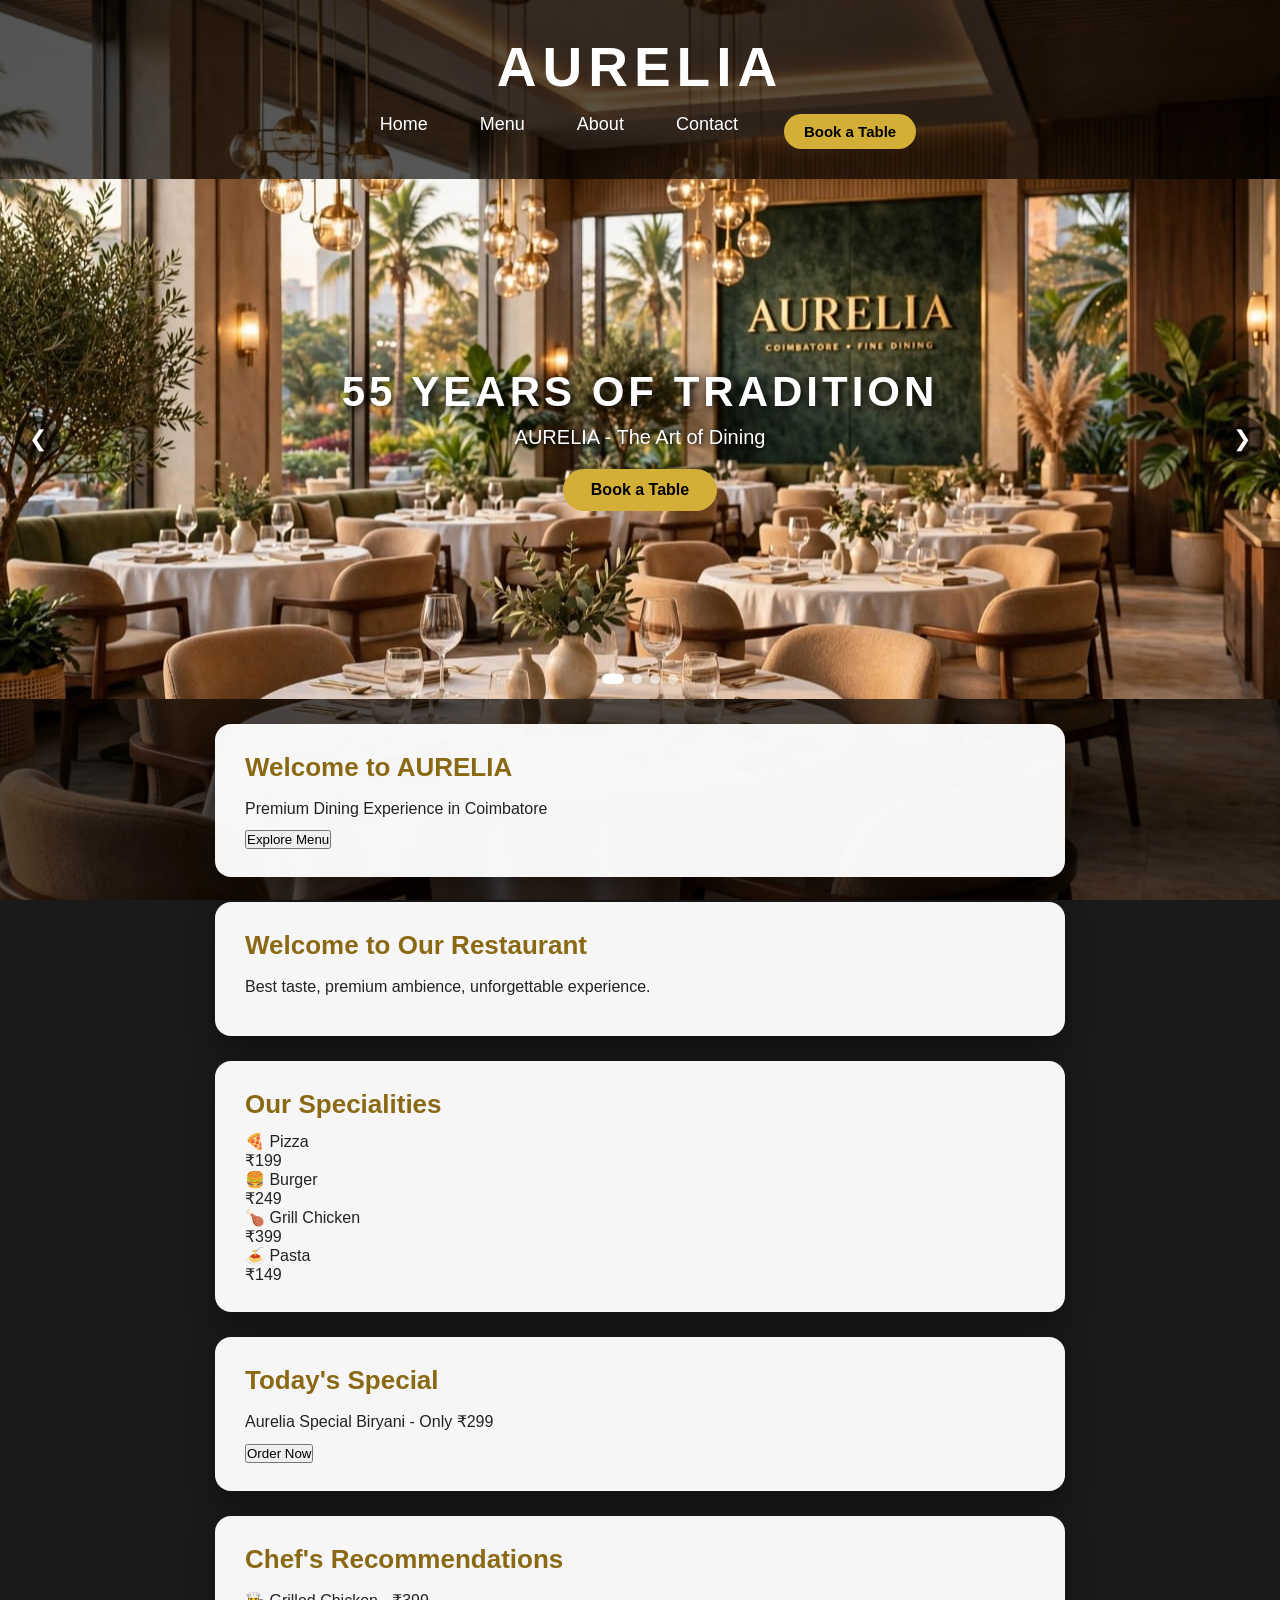
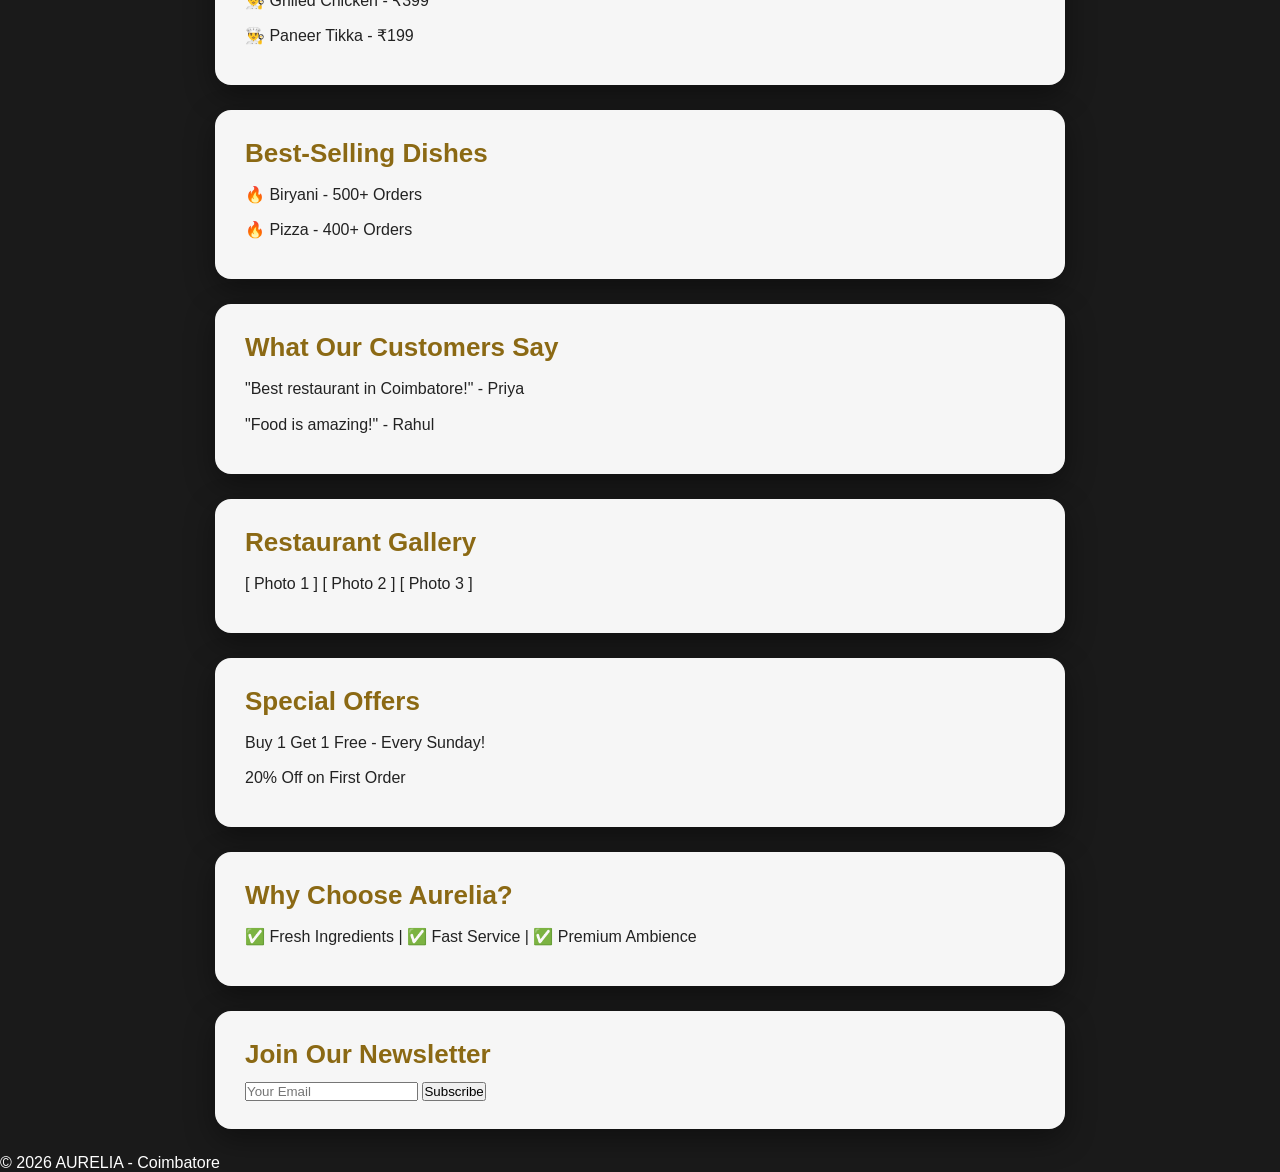
<file: index.html>
<!DOCTYPE html>
<html lang="en">
<head>
  <meta charset="UTF-8">
  <meta name="viewport" content="width=device-width, initial-scale=1.0">
  <title>AURELIA | The Art of Dining</title>
  <link href="https://fonts.googleapis.com/css2?family=Playfair+Display:wght@700&family=Poppins:wght@300;400;600&display=swap" rel="stylesheet">
  <link rel="stylesheet" href="css/style.css">
</head>
<body>

  <nav style="display:flex; flex-direction:column; align-items:center; justify-content:center; text-align:center; width:100%;">
    <h1 class="logo" style="text-align:center; font-weight:900; font-size:55px; letter-spacing:6px; width:100%; margin:0; padding:15px 0;">AURELIA</h1>
    <div class="nav-links" style="display:flex; justify-content:center; gap:20px; width:100%;">
      <a href="#">Home</a>
      <a href="menu.html">Menu</a>
      <a href="#">About</a>
      <a href="#">Contact</a>
      <button onclick="bookTable()">Book a Table</button>
    </div>
  </nav>

  <!-- ===== SLIDER - CLICK ONLY, NO AUTO ===== -->
  <div class="slider">
    <div class="slides" id="slides">
      <div class="slide" style="background-image: url('images/aurelia-calm.jpeg')">
        <h2>55 YEARS OF TRADITION</h2>
        <p>AURELIA - The Art of Dining</p>
        <button>Book a Table</button>
      </div>
      <div class="slide" style="background-image: url('images/food2.jpeg')">
        <h2>FRESH & DELICIOUS</h2>
        <p>Paneer Tikka Pizza - ₹349</p>
        <button>Explore Menu</button>
      </div>
      <div class="slide" style="background-image: url('images/food3.jpeg')">
        <h2>PREMIUM AMBIENCE</h2>
        <p>Best in Coimbatore</p>
        <button>Visit Us</button>
      </div>
      <div class="slide" style="background-image: url('images/food4.jpeg')">
        <h2>SWEETS & BAKES</h2>
        <p>Chocolate Brownie - ₹150</p>
        <button>Order Now</button>
      </div>
    </div>
    <div class="dots">
      <span class="dot active" data-slide="0"></span>
      <span class="dot" data-slide="1"></span>
      <span class="dot" data-slide="2"></span>
      <span class="dot" data-slide="3"></span>
    </div>
    <button class="prev" id="prevBtn">❮</button>
    <button class="next" id="nextBtn">❯</button>
  </div>

  <section class="hero">
    <h2>Welcome to AURELIA</h2>
    <p>Premium Dining Experience in Coimbatore</p>
    <button>Explore Menu</button>
  </section>

  <section>
    <h2>Welcome to Our Restaurant</h2>
    <p>Best taste, premium ambience, unforgettable experience.</p>
  </section>

  <section>
    <h2>Our Specialities</h2>
    <div class="cards">
      <div class="card">🍕 Pizza<br>₹199</div>
      <div class="card">🍔 Burger<br>₹249</div>
      <div class="card">🍗 Grill Chicken<br>₹399</div>
      <div class="card">🍝 Pasta<br>₹149</div>
    </div>
  </section>

  <section class="special">
    <h2>Today's Special</h2>
    <p>Aurelia Special Biryani - Only ₹299</p>
    <button onclick="bookTable()">Order Now</button>
  </section>

  <section>
    <h2>Chef's Recommendations</h2>
    <p>👨‍🍳 Grilled Chicken - ₹399</p>
    <p>👨‍🍳 Paneer Tikka - ₹199</p>
  </section>

  <section>
    <h2>Best-Selling Dishes</h2>
    <p>🔥 Biryani - 500+ Orders</p>
    <p>🔥 Pizza - 400+ Orders</p>
  </section>

  <section>
    <h2>What Our Customers Say</h2>
    <p>"Best restaurant in Coimbatore!" - Priya</p>
    <p>"Food is amazing!" - Rahul</p>
  </section>

  <section>
    <h2>Restaurant Gallery</h2>
    <p>[ Photo 1 ] [ Photo 2 ] [ Photo 3 ]</p>
  </section>

  <section class="special">
    <h2>Special Offers</h2>
    <p>Buy 1 Get 1 Free - Every Sunday!</p>
    <p>20% Off on First Order</p>
  </section>

  <section>
    <h2>Why Choose Aurelia?</h2>
    <p>✅ Fresh Ingredients | ✅ Fast Service | ✅ Premium Ambience</p>
  </section>

  <section>
    <h2>Join Our Newsletter</h2>
    <input type="text" placeholder="Your Email">
    <button>Subscribe</button>
  </section>

  <footer><p>© 2026 AURELIA - Coimbatore</p></footer>

  <script src="js/script.js"></script>
  <script>
    // SLIDER - CLICK ONLY - NO AUTO SWIPE
    let currentSlide = 0;
    const slidesBox = document.getElementById('slides');
    const allDots = document.querySelectorAll('.dot');
    function showMySlide(n) {
      currentSlide = (n + 4) % 4;
      slidesBox.style.transform = "translateX(-" + (currentSlide * 100) + "%)";
      allDots.forEach((d, i) => {
        if (i === currentSlide) d.classList.add('active');
        else d.classList.remove('active');
      });
    }
    document.getElementById('nextBtn').addEventListener('click', function() { showMySlide(currentSlide + 1); });
    document.getElementById('prevBtn').addEventListener('click', function() { showMySlide(currentSlide - 1); });
    allDots.forEach((d) => {
      d.addEventListener('click', function() { showMySlide(Number(d.getAttribute('data-slide'))); });
    });
    function bookTable(){ alert("Book a Table - Coming Soon!"); }
  </script>
</body>
</html>
</file>
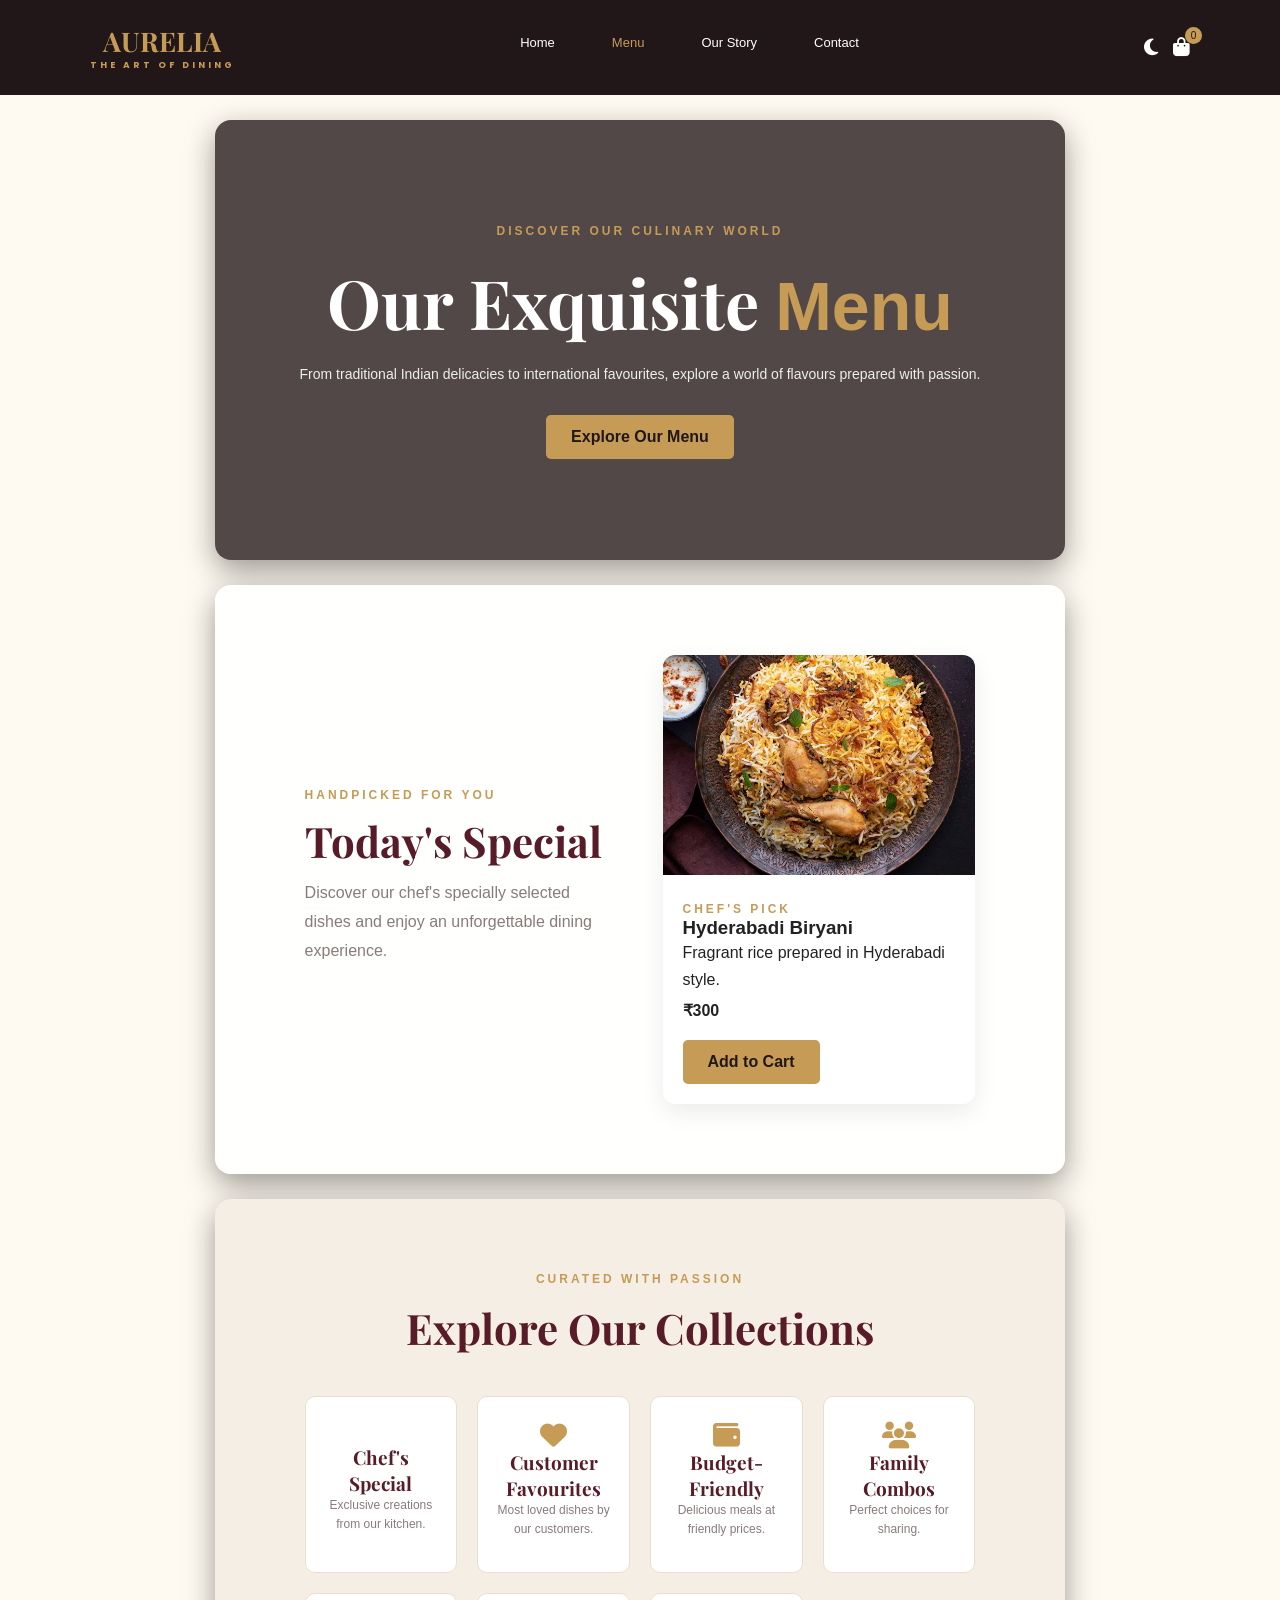
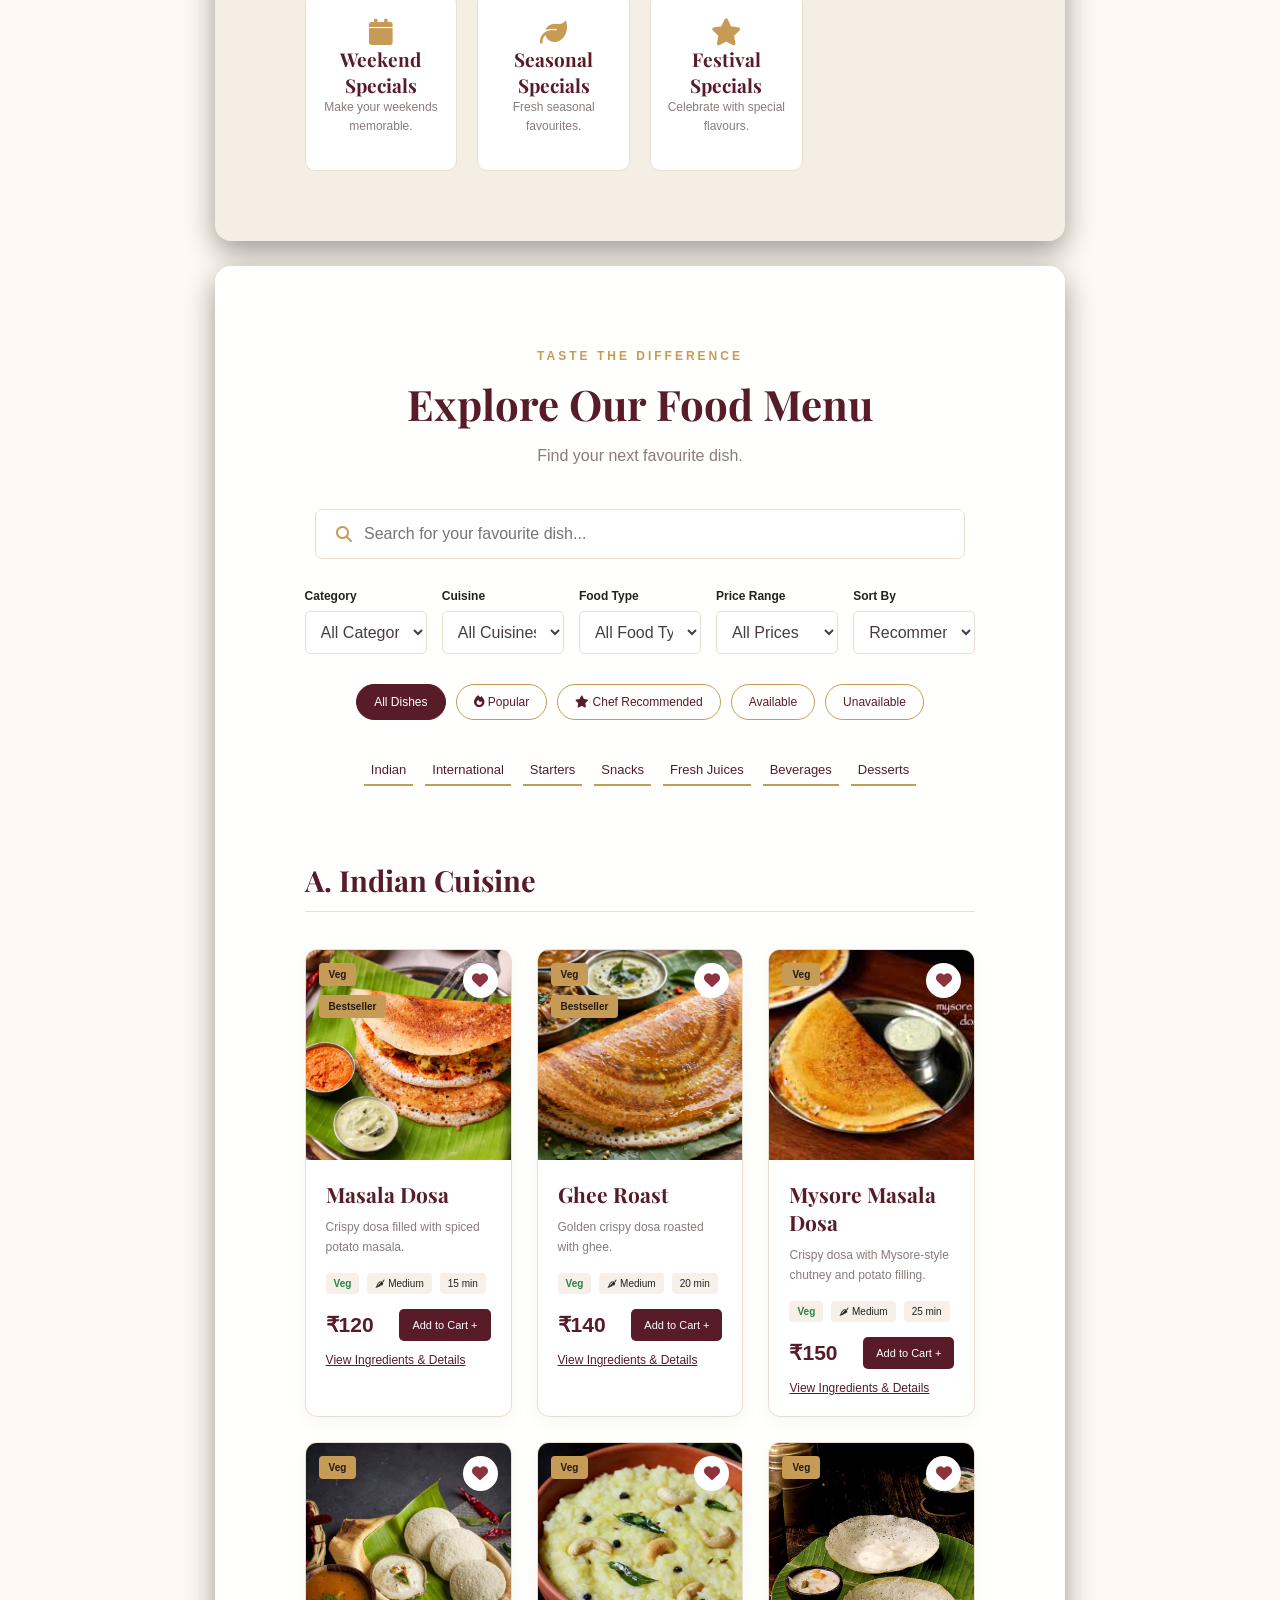
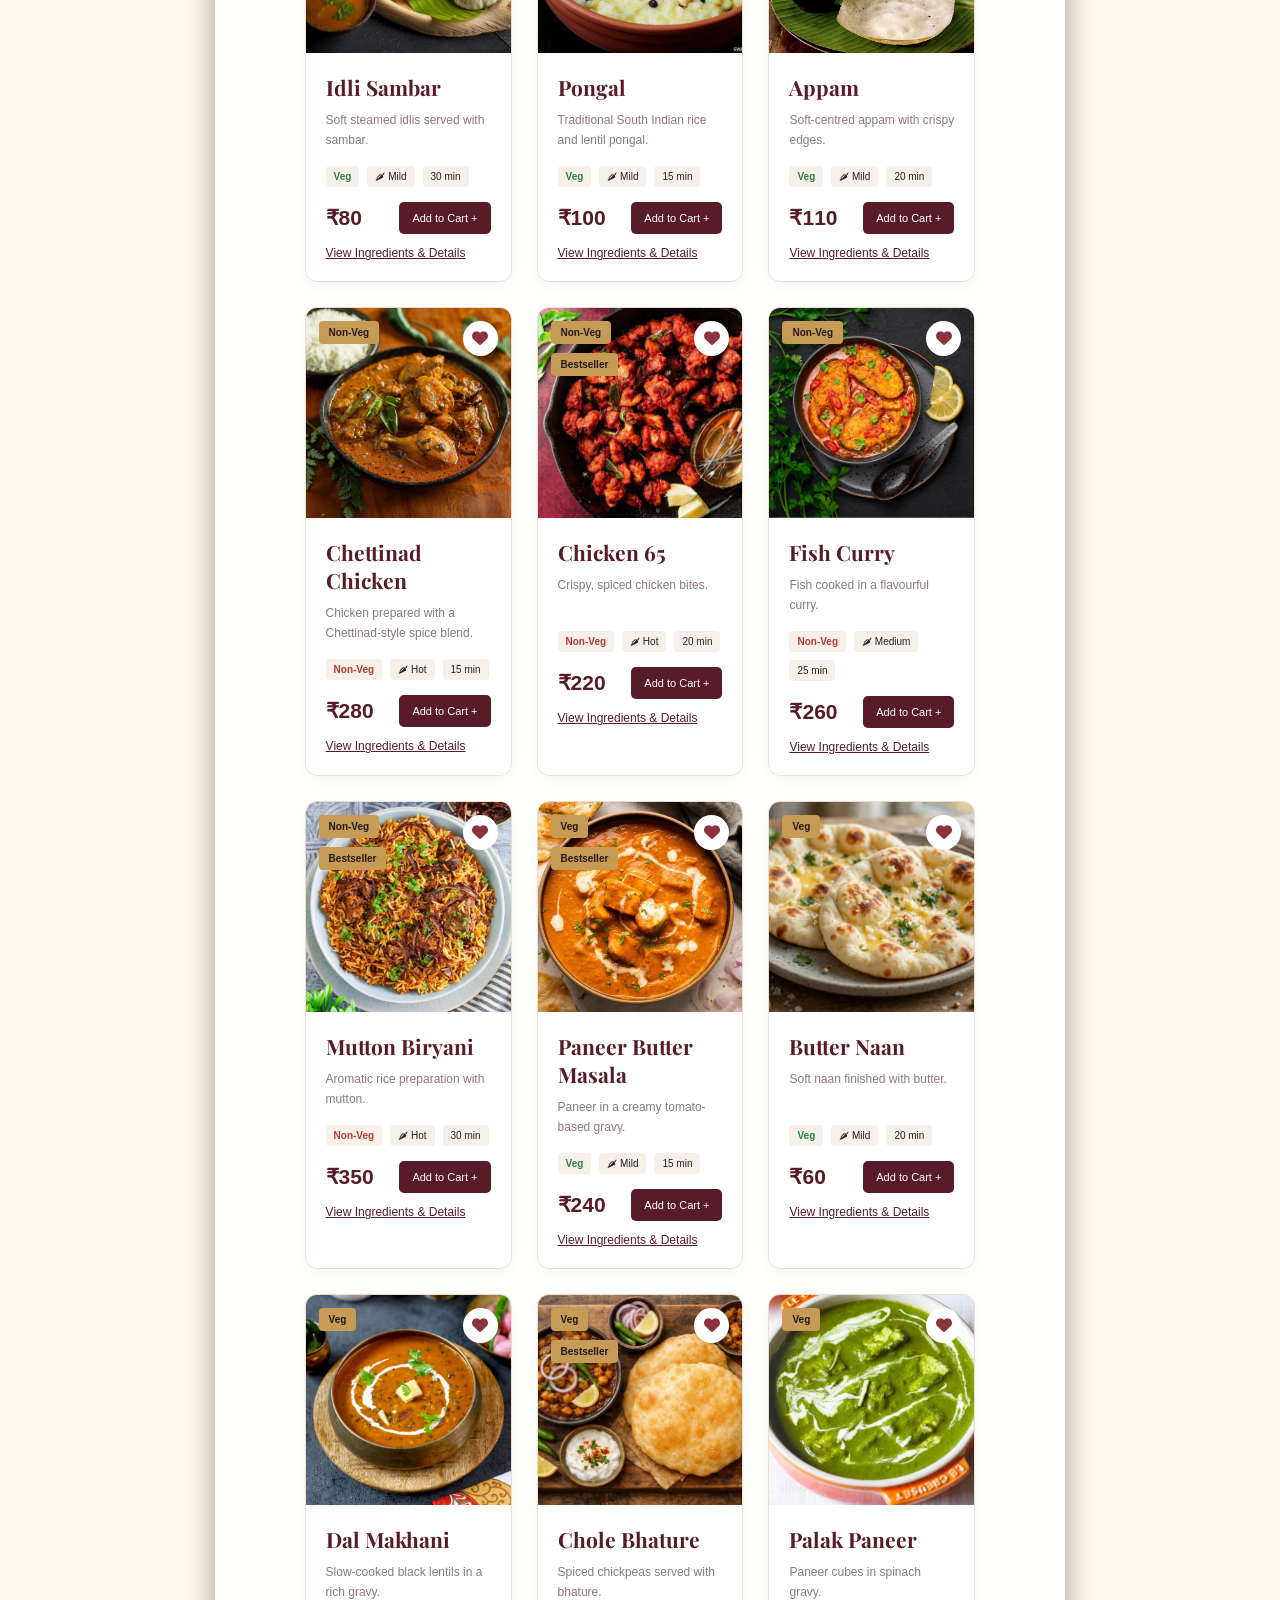
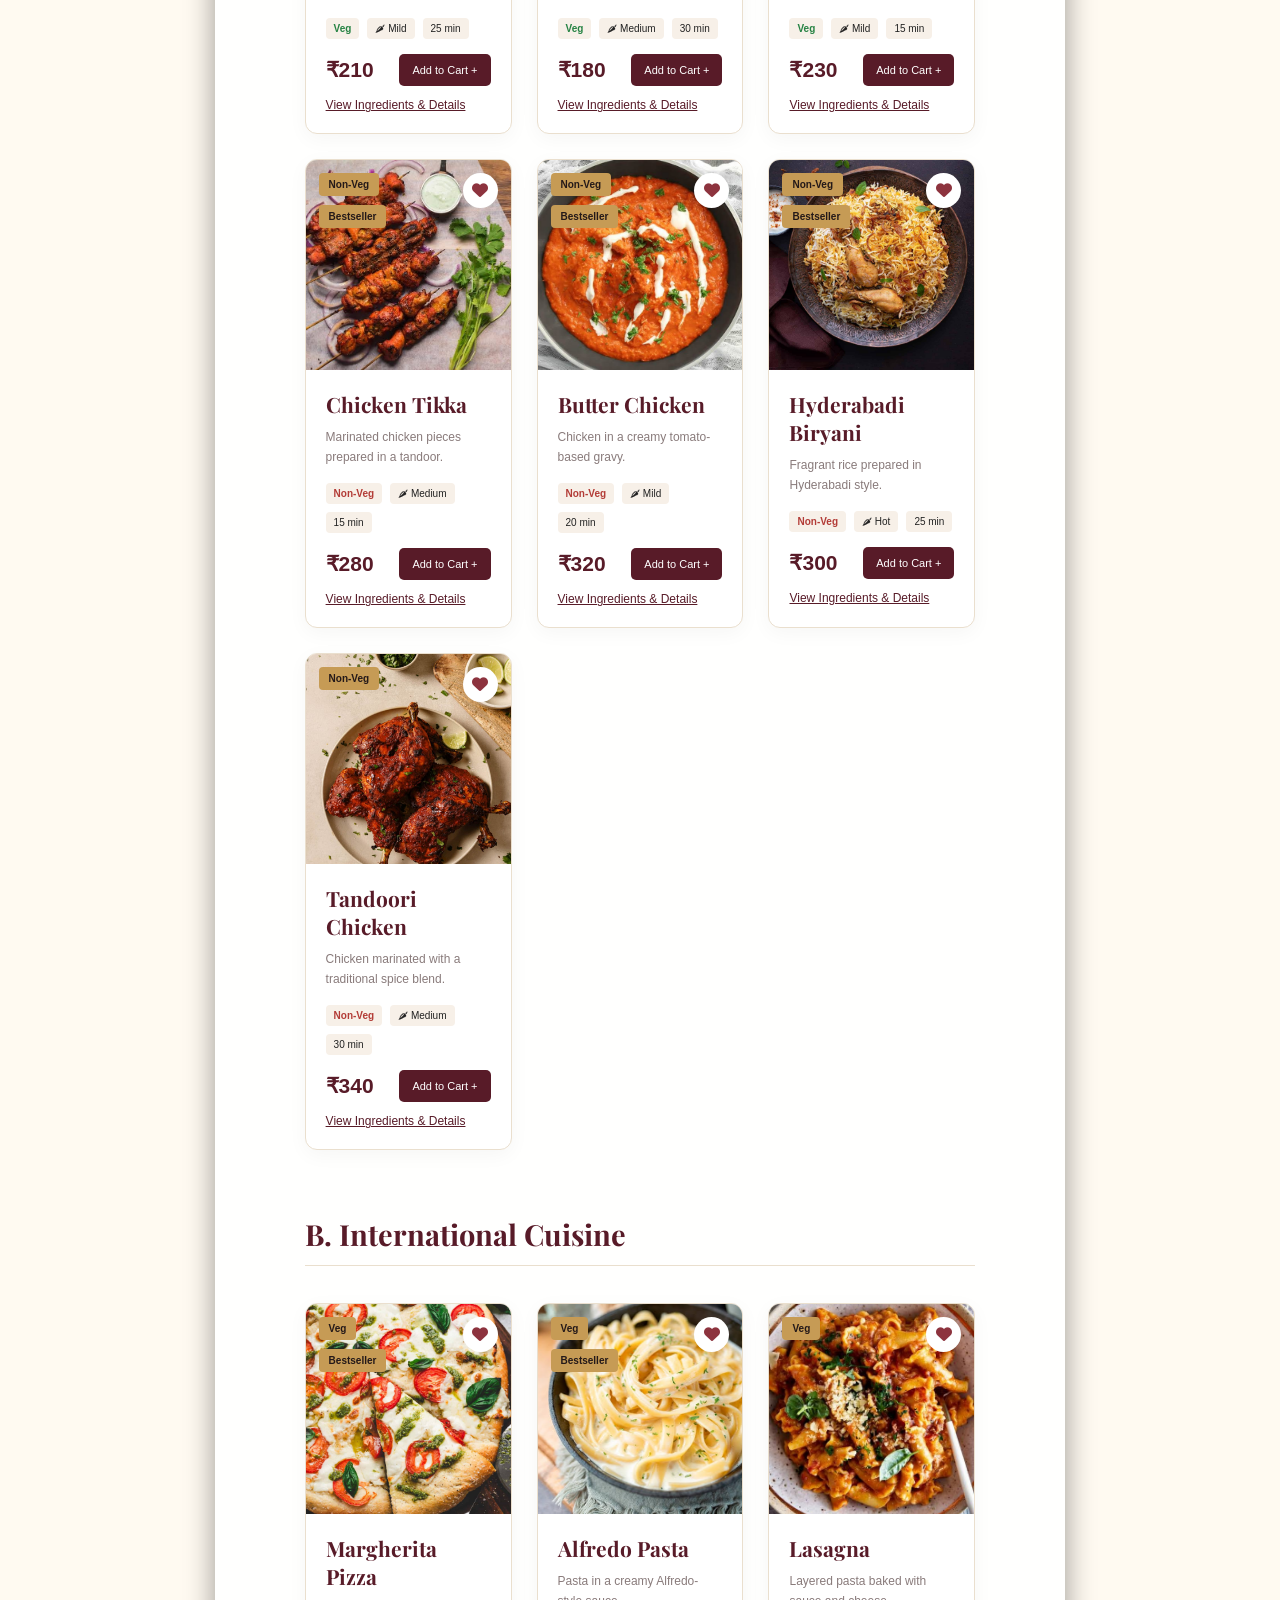
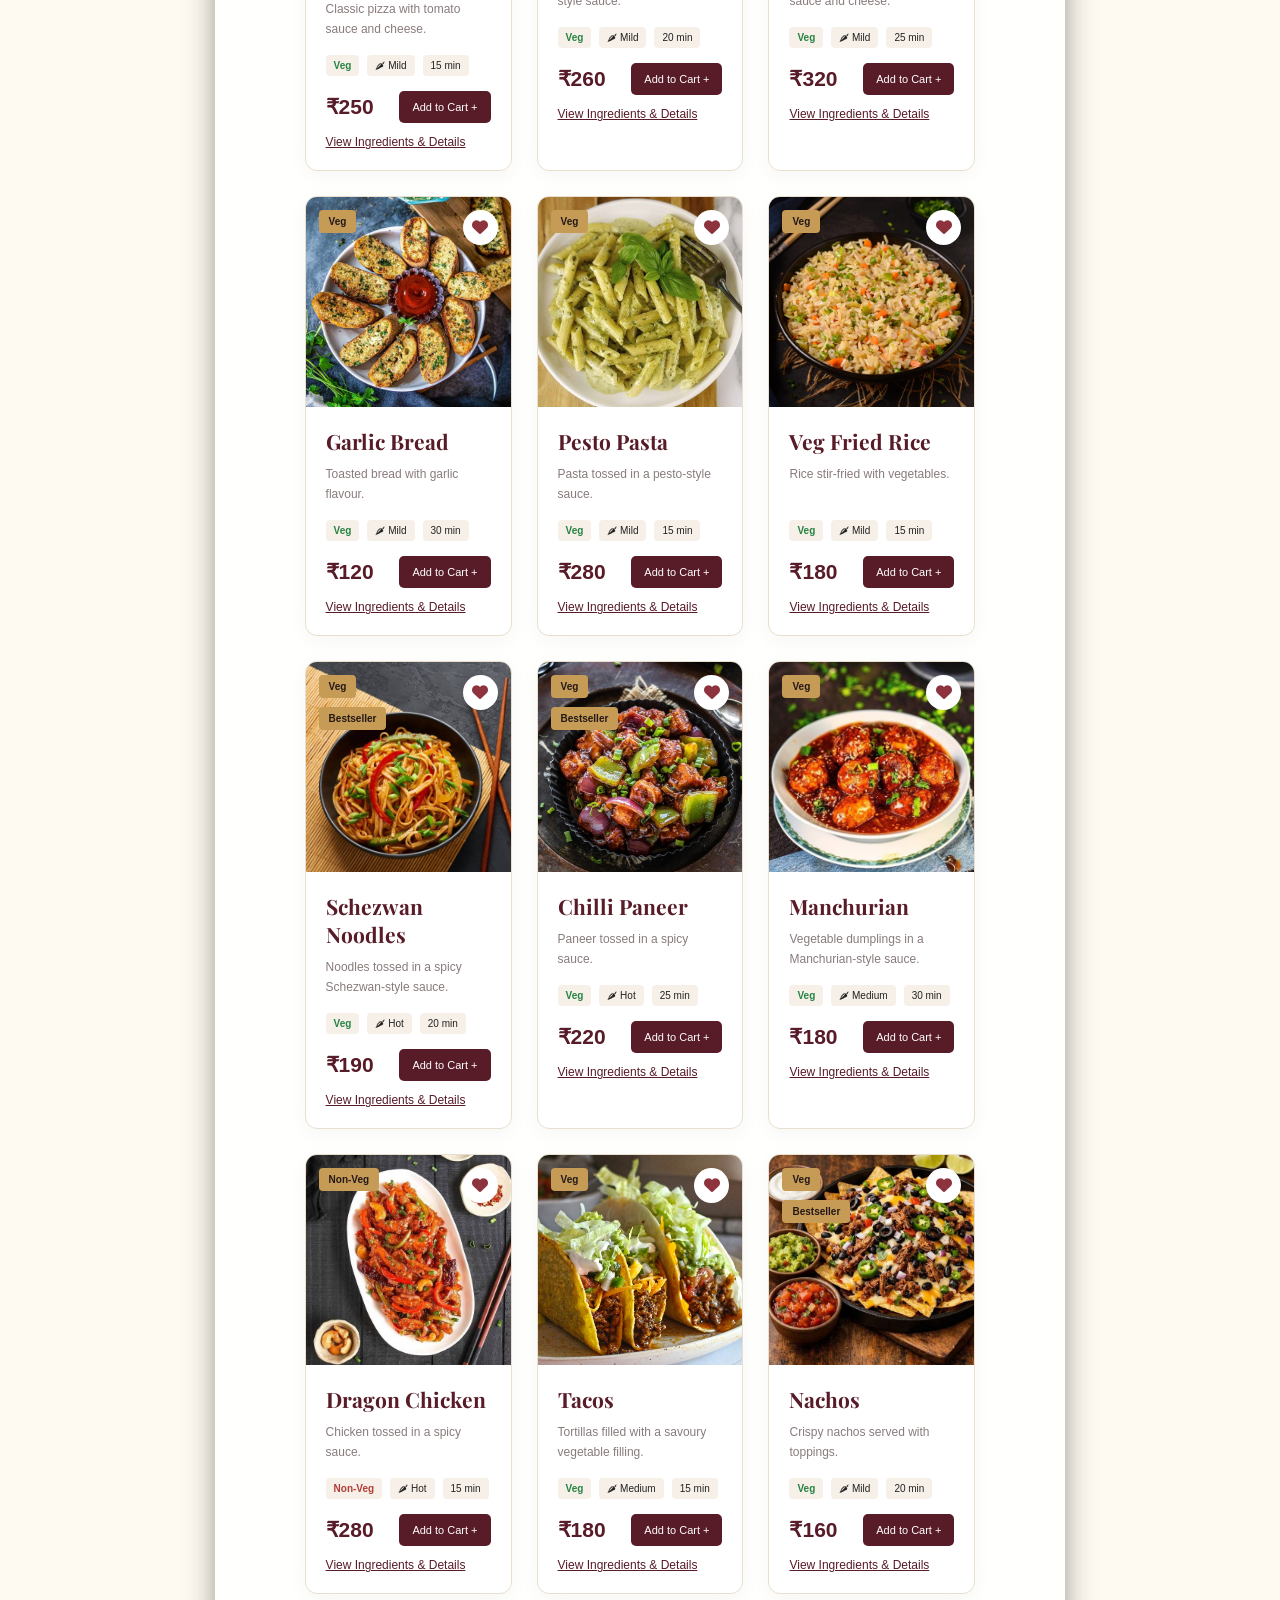
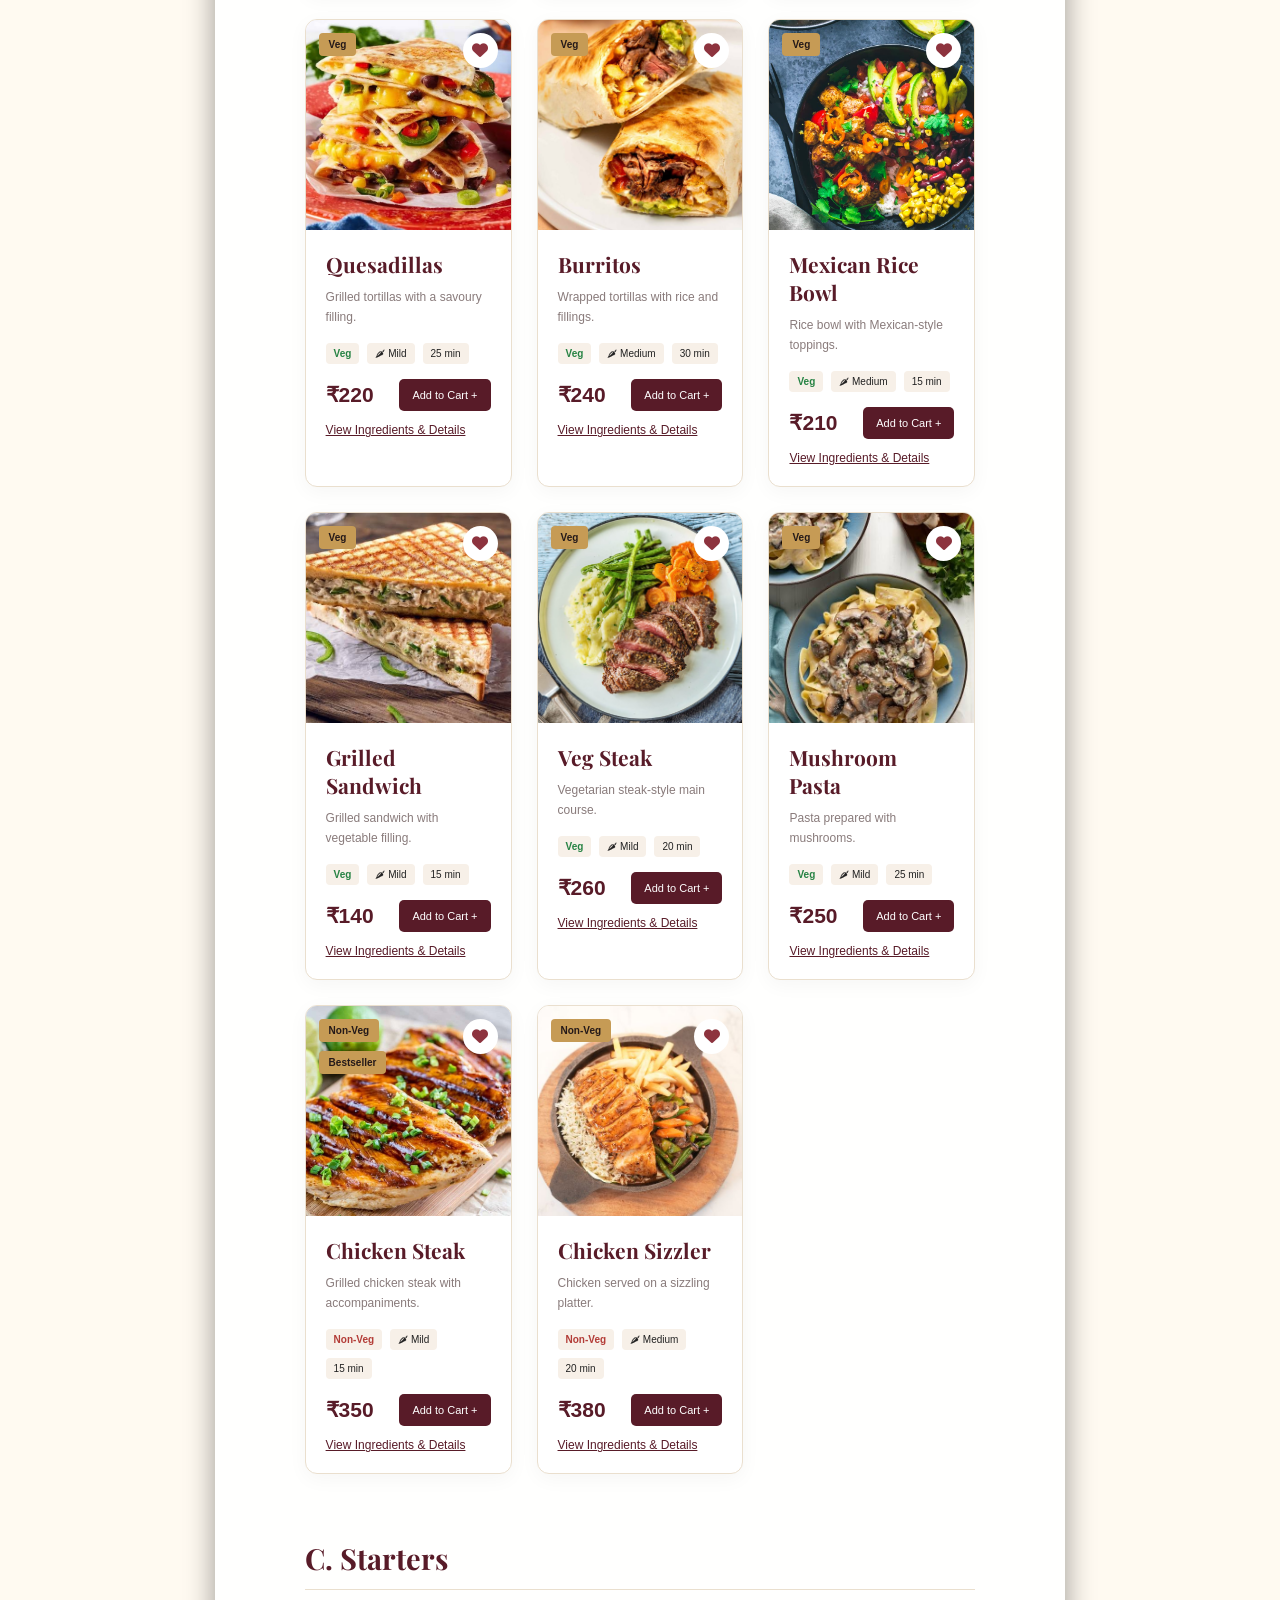
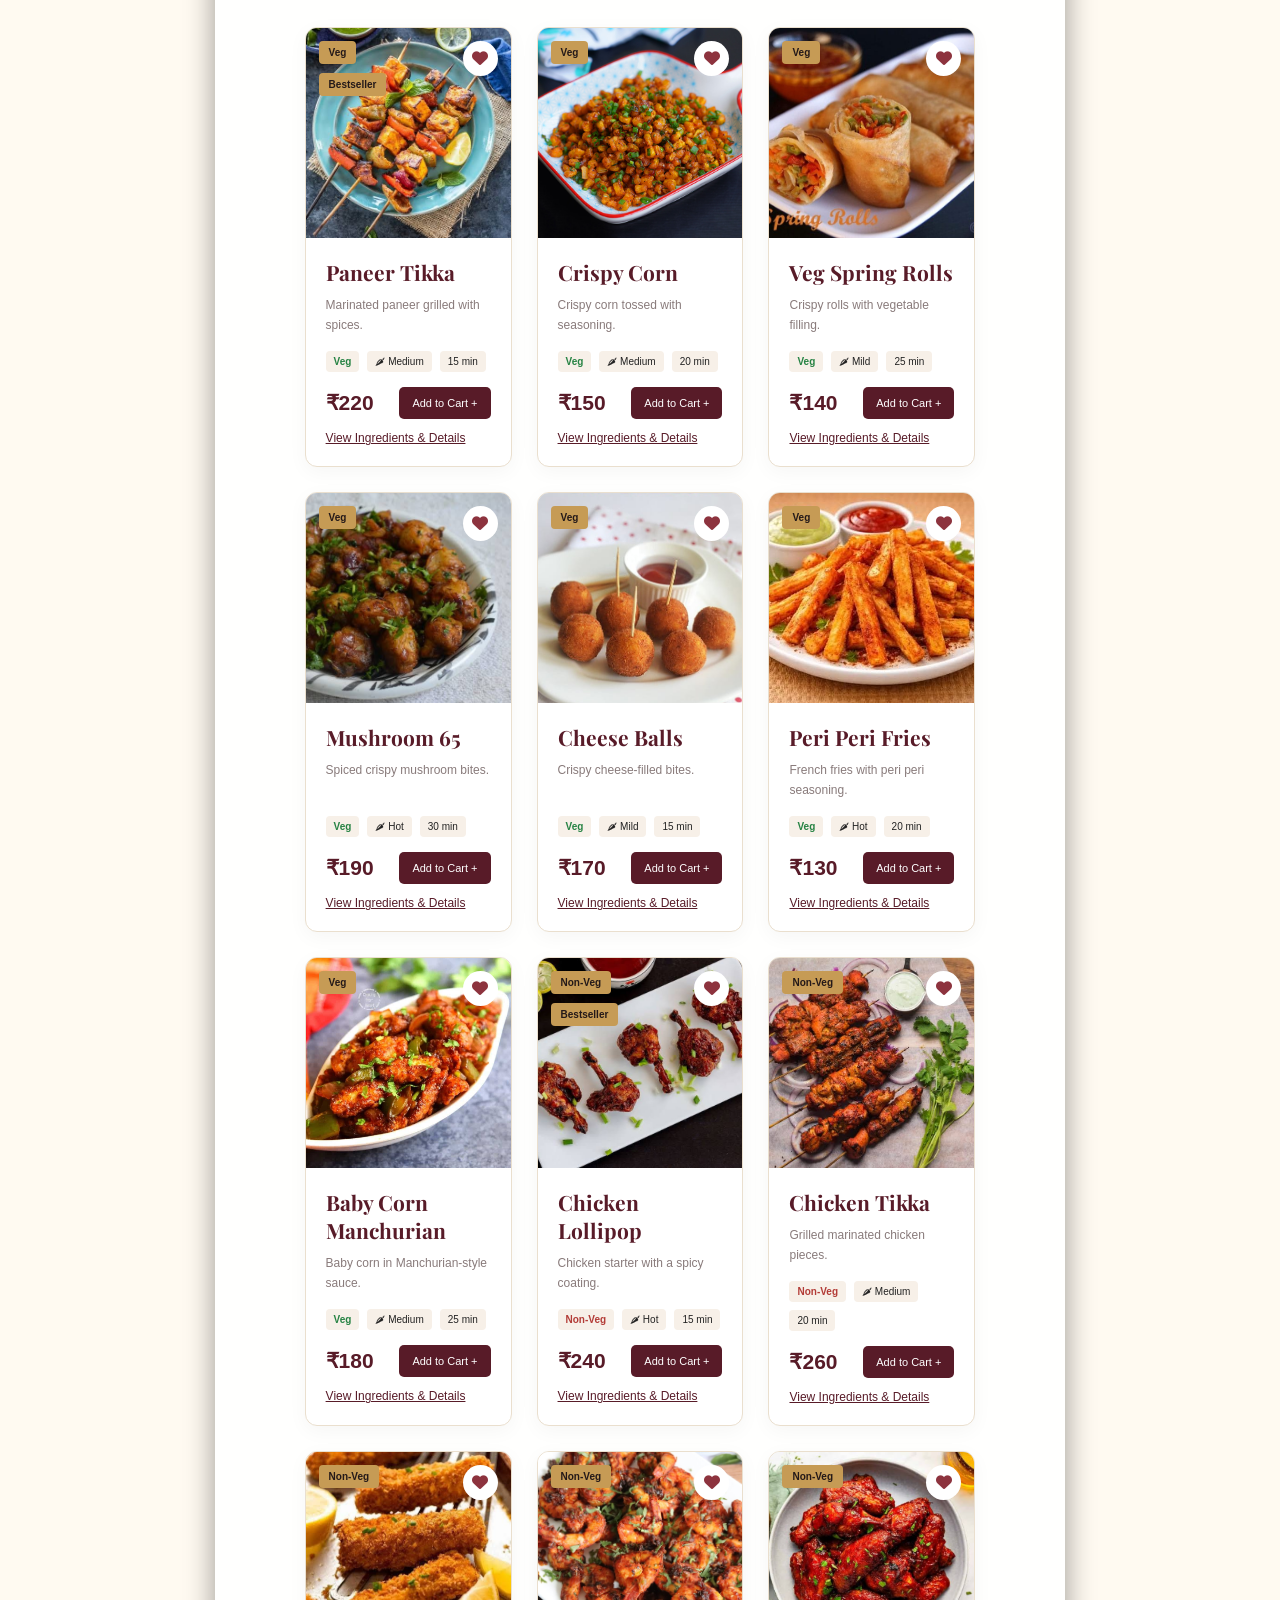
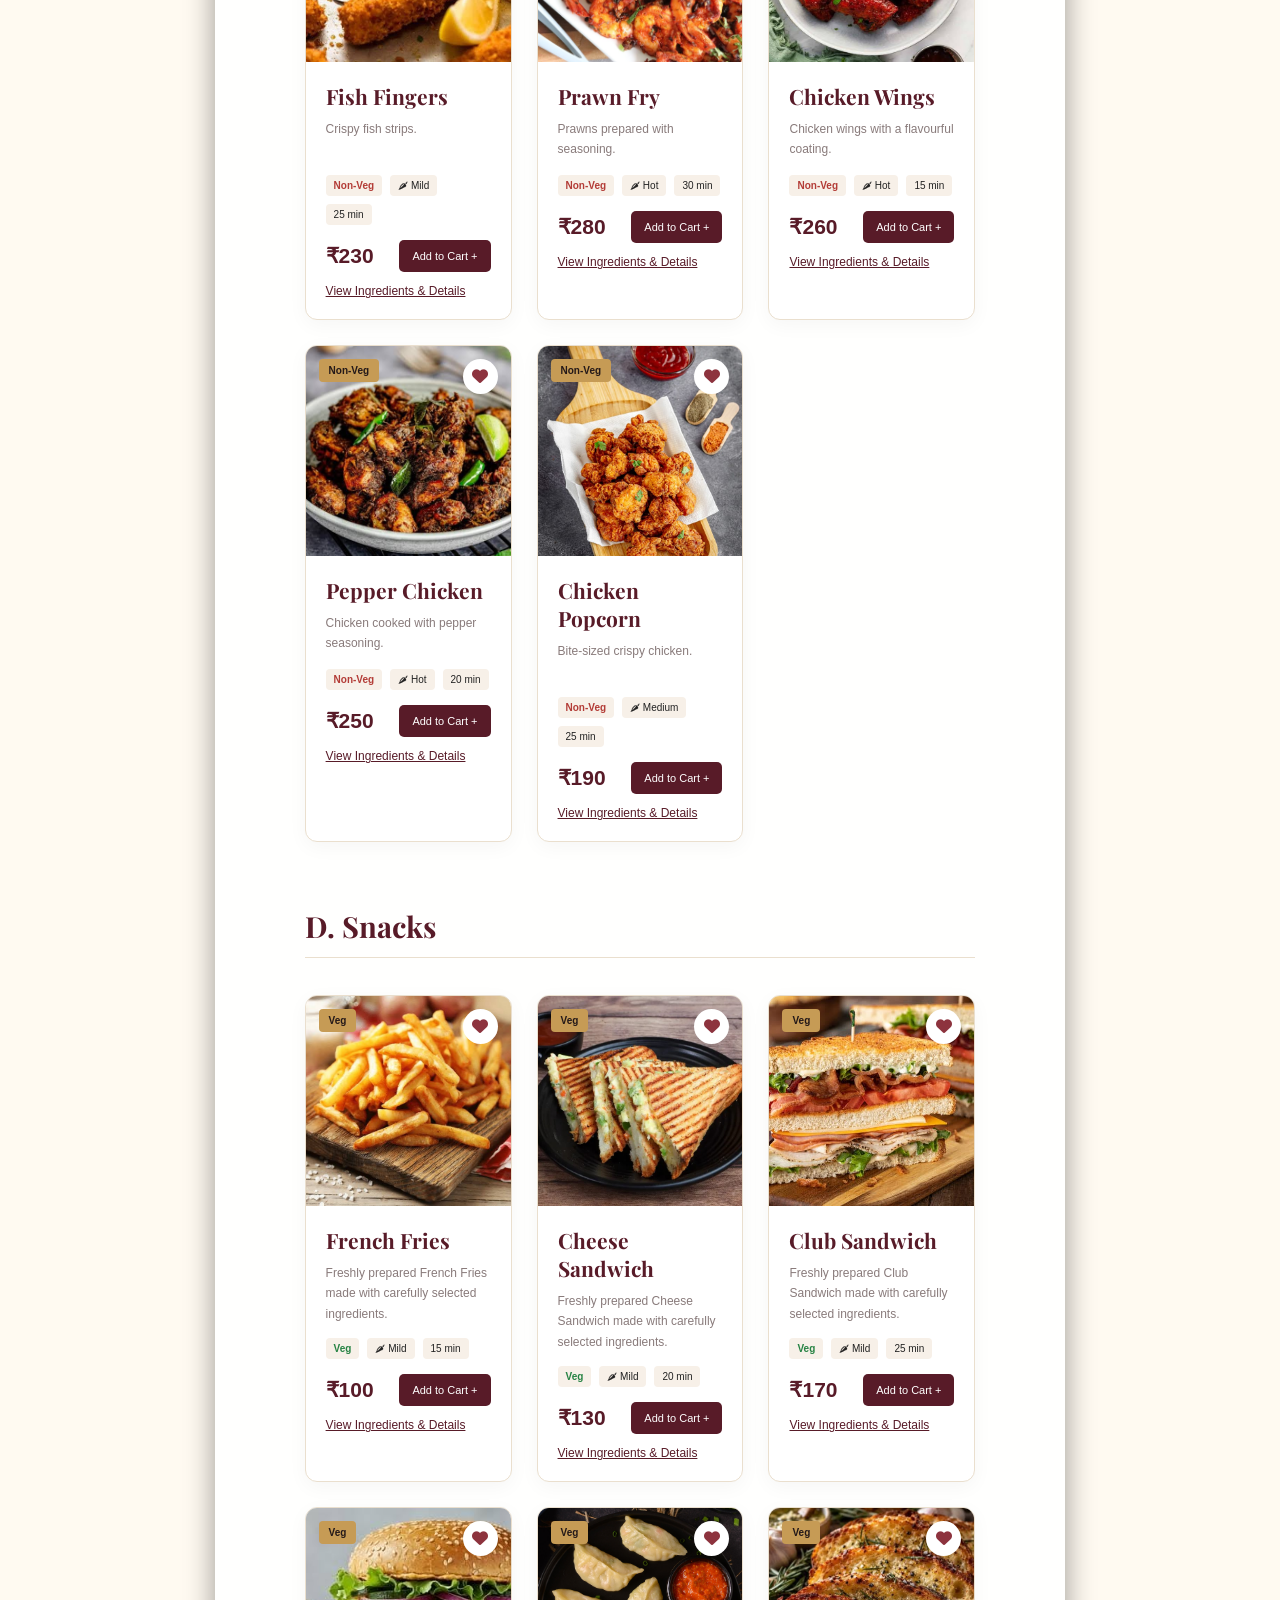
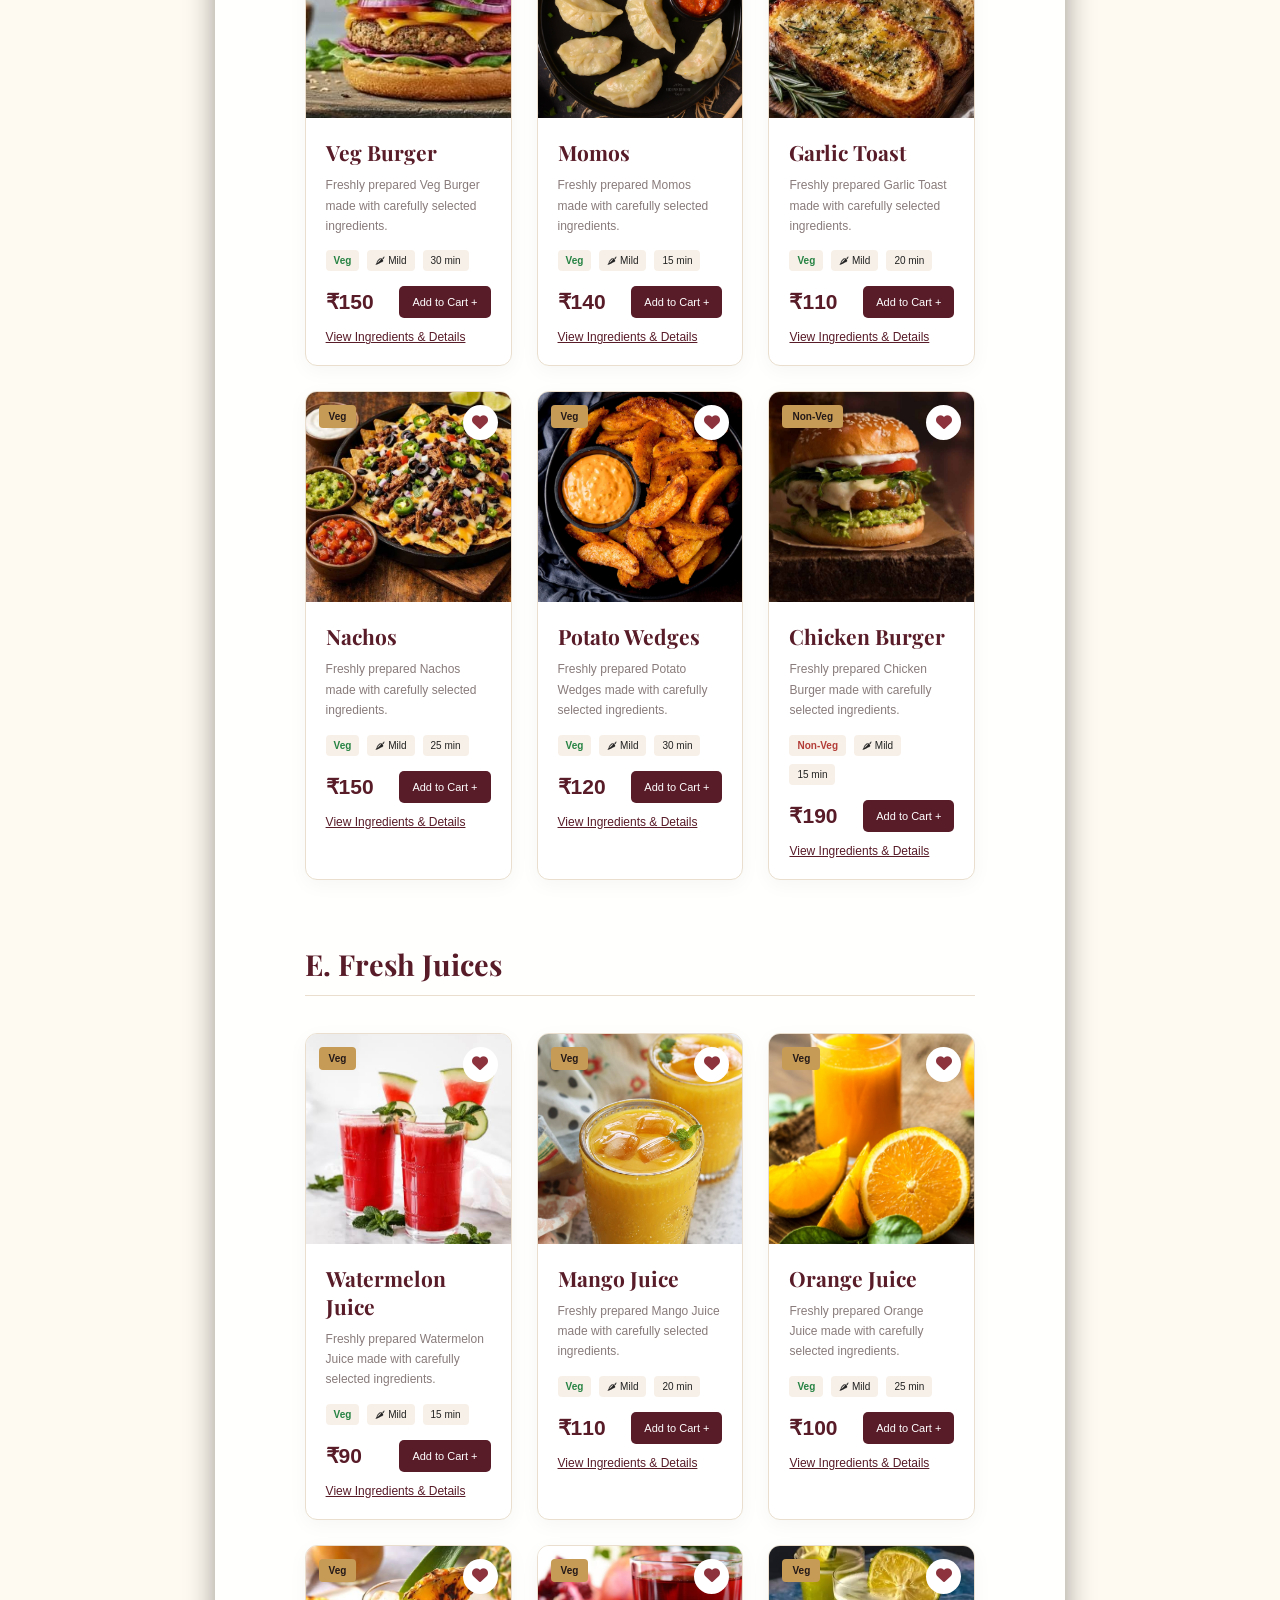
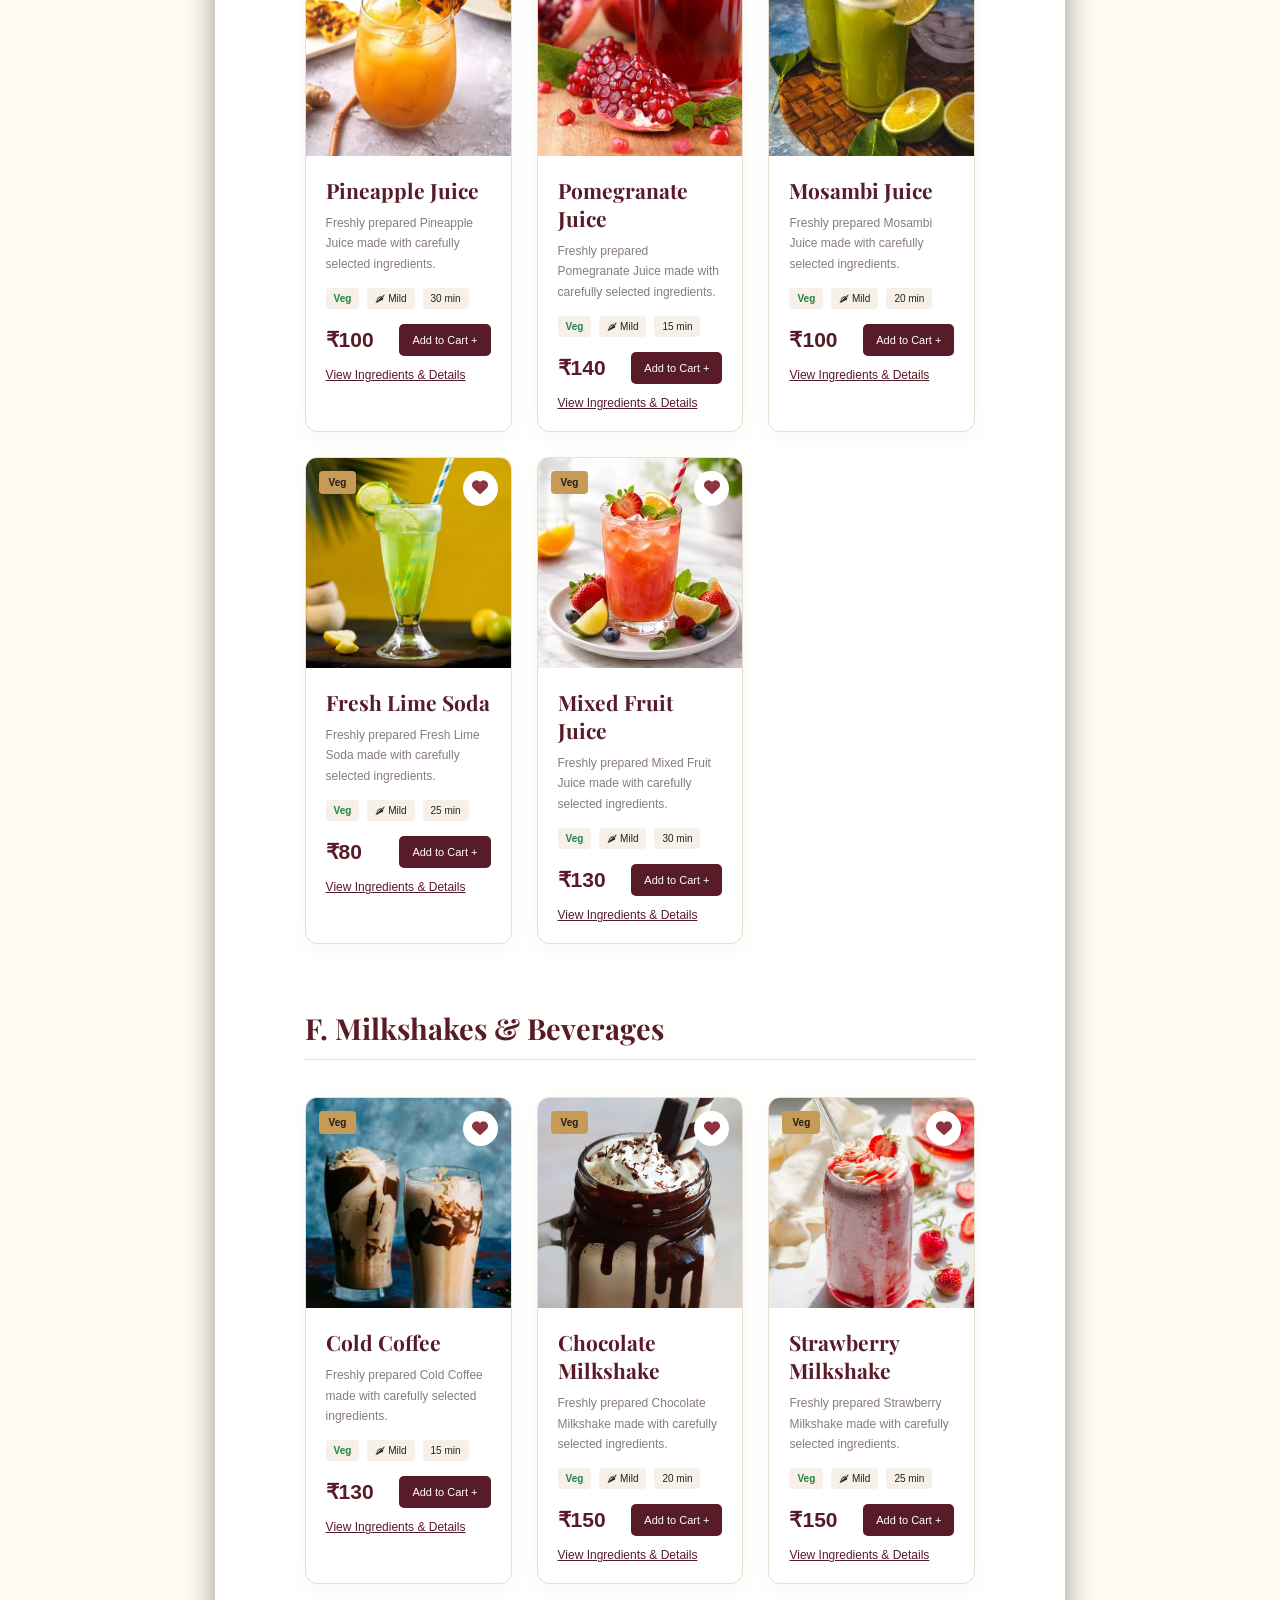
<file: menu.html>
<!DOCTYPE html>
<html lang="en">

<head>
    <meta charset="UTF-8">
    <meta name="viewport" content="width=device-width, initial-scale=1.0">

    <title>Our Menu | Aurelia - The Art of Dining</title>

    <!-- Google Fonts -->
    <link rel="preconnect" href="https://fonts.googleapis.com">
    <link rel="preconnect" href="https://fonts.gstatic.com" crossorigin>

    <link href="https://fonts.googleapis.com/css2?family=Playfair+Display:wght@500;600;700&family=Poppins:wght@300;400;500;600;700&display=swap"
        rel="stylesheet">

    <!-- Icons -->
    <link rel="stylesheet"
        href="https://cdnjs.cloudflare.com/ajax/libs/font-awesome/6.5.0/css/all.min.css">

    <!-- Existing homepage stylesheet -->
    <link rel="stylesheet" href="css/style.css">

    <!-- New menu stylesheet -->
    <link rel="stylesheet" href="css/menu.css">
</head>

<body>

    <!-- NAVBAR -->
    <header class="menu-header">

        <a href="index.html" class="menu-logo">
            AURELIA
            <span>THE ART OF DINING</span>
        </a>

        <nav class="menu-navigation">
            <a href="index.html">Home</a>
            <a href="menu.html" class="active">Menu</a>
            <a href="index.html#story">Our Story</a>
            <a href="index.html#contact">Contact</a>
        </nav>

        <div class="header-actions">

            <button id="themeToggle" aria-label="Toggle theme">
                <i class="fas fa-moon"></i>
            </button>

            <button id="cartButton" class="cart-button">
                <i class="fas fa-shopping-bag"></i>
                <span id="cartCount">0</span>
            </button>

        </div>

    </header>


    <!-- MENU HERO -->
    <section class="menu-hero">

        <div class="menu-hero-content">

            <p class="eyebrow">DISCOVER OUR CULINARY WORLD</p>

            <h1>Our Exquisite <span>Menu</span></h1>

            <p>
                From traditional Indian delicacies to international favourites,
                explore a world of flavours prepared with passion.
            </p>

            <a href="#foodMenu" class="gold-button">
                Explore Our Menu
            </a>

        </div>

    </section>


    <!-- TODAY'S SPECIAL -->
    <section class="today-special">

        <div class="special-text">
            <span class="eyebrow">HANDPICKED FOR YOU</span>

            <h2>Today's Special</h2>

            <p>
                Discover our chef's specially selected dishes
                and enjoy an unforgettable dining experience.
            </p>

        </div>

        <div id="todaySpecialCard" class="today-special-card">
            Loading today's special...
        </div>

    </section>


    <!-- SPECIAL COLLECTIONS -->
    <section class="collections-section">

        <div class="section-heading">
            <p class="eyebrow">CURATED WITH PASSION</p>
            <h2>Explore Our Collections</h2>
        </div>

        <div class="collection-grid">

            <button class="collection-card" data-collection="chef">
                <i class="fas fa-hat-chef"></i>
                <h3>Chef's Special</h3>
                <p>Exclusive creations from our kitchen.</p>
            </button>

            <button class="collection-card" data-collection="favourite">
                <i class="fas fa-heart"></i>
                <h3>Customer Favourites</h3>
                <p>Most loved dishes by our customers.</p>
            </button>

            <button class="collection-card" data-collection="budget">
                <i class="fas fa-wallet"></i>
                <h3>Budget-Friendly</h3>
                <p>Delicious meals at friendly prices.</p>
            </button>

            <button class="collection-card" data-collection="family">
                <i class="fas fa-users"></i>
                <h3>Family Combos</h3>
                <p>Perfect choices for sharing.</p>
            </button>

            <button class="collection-card" data-collection="weekend">
                <i class="fas fa-calendar"></i>
                <h3>Weekend Specials</h3>
                <p>Make your weekends memorable.</p>
            </button>

            <button class="collection-card" data-collection="seasonal">
                <i class="fas fa-leaf"></i>
                <h3>Seasonal Specials</h3>
                <p>Fresh seasonal favourites.</p>
            </button>

            <button class="collection-card" data-collection="festival">
                <i class="fas fa-star"></i>
                <h3>Festival Specials</h3>
                <p>Celebrate with special flavours.</p>
            </button>

        </div>

    </section>


    <!-- FOOD MENU -->
    <section class="food-menu-section" id="foodMenu">

        <div class="section-heading">
            <p class="eyebrow">TASTE THE DIFFERENCE</p>
            <h2>Explore Our Food Menu</h2>
            <p>Find your next favourite dish.</p>
        </div>


        <!-- SEARCH -->
        <div class="menu-search">

            <i class="fas fa-search"></i>

            <input type="text"
                id="searchInput"
                placeholder="Search for your favourite dish...">

        </div>


        <!-- FILTERS -->
        <div class="filter-panel">

            <div class="filter-item">

                <label for="categoryFilter">Category</label>

                <select id="categoryFilter">
                    <option value="all">All Categories</option>
                    <option value="Indian">Indian Cuisine</option>
                    <option value="International">International Cuisine</option>
                    <option value="Starters">Starters</option>
                    <option value="Snacks">Snacks</option>
                    <option value="Juices">Fresh Juices</option>
                    <option value="Beverages">Milkshakes & Beverages</option>
                    <option value="Desserts">Desserts & Ice Cream</option>
                </select>

            </div>


            <div class="filter-item">

                <label for="cuisineFilter">Cuisine</label>

                <select id="cuisineFilter">
                    <option value="all">All Cuisines</option>
                    <option value="South Indian">South Indian</option>
                    <option value="North Indian">North Indian</option>
                    <option value="Italian">Italian</option>
                    <option value="Chinese">Chinese</option>
                    <option value="Mexican">Mexican</option>
                    <option value="Continental">Continental</option>
                </select>

            </div>


            <div class="filter-item">

                <label for="dietFilter">Food Type</label>

                <select id="dietFilter">
                    <option value="all">All Food Types</option>
                    <option value="Veg">Vegetarian</option>
                    <option value="Non-Veg">Non-Vegetarian</option>
                </select>

            </div>


            <div class="filter-item">

                <label for="priceFilter">Price Range</label>

                <select id="priceFilter">
                    <option value="all">All Prices</option>
                    <option value="0-150">Below ₹150</option>
                    <option value="150-300">₹150 - ₹300</option>
                    <option value="300-500">₹300 - ₹500</option>
                    <option value="500-10000">Above ₹500</option>
                </select>

            </div>


            <div class="filter-item">

                <label for="sortFilter">Sort By</label>

                <select id="sortFilter">
                    <option value="default">Recommended</option>
                    <option value="low">Price: Low to High</option>
                    <option value="high">Price: High to Low</option>
                </select>

            </div>

        </div>


        <!-- QUICK FILTERS -->
        <div class="quick-filters">

            <button class="quick-filter active" data-filter="all">
                All Dishes
            </button>

            <button class="quick-filter" data-filter="popular">
                <i class="fas fa-fire"></i> Popular
            </button>

            <button class="quick-filter" data-filter="chef">
                <i class="fas fa-star"></i> Chef Recommended
            </button>

            <button class="quick-filter" data-filter="available">
                Available
            </button>

            <button class="quick-filter" data-filter="unavailable">
                Unavailable
            </button>

        </div>


        <!-- FOOD CATEGORY NAVIGATION -->
        <div class="category-navigation">

            <a href="#indian">Indian</a>
            <a href="#international">International</a>
            <a href="#starters">Starters</a>
            <a href="#snacks">Snacks</a>
            <a href="#juices">Fresh Juices</a>
            <a href="#beverages">Beverages</a>
            <a href="#desserts">Desserts</a>

        </div>


        <!-- FOOD CARDS ARE GENERATED USING JAVASCRIPT -->
        <div id="foodGrid" class="food-grid"></div>

        <p id="noResults" class="no-results" hidden>
            No dishes found. Try changing your search or filters.
        </p>

    </section>


    <!-- CART SIDEBAR -->
    <div class="cart-overlay" id="cartOverlay"></div>

    <aside class="cart-sidebar" id="cartSidebar">

        <div class="cart-heading">

            <h2>Your Cart</h2>

            <button id="closeCart" aria-label="Close cart">
                <i class="fas fa-times"></i>
            </button>

        </div>

        <div id="cartItems" class="cart-items">
            Your cart is empty.
        </div>

        <div class="cart-footer">

            <h3>
                Total:
                <span id="cartTotal">₹0</span>
            </h3>

            <button id="checkoutButton" class="gold-button">
                Continue to Order
            </button>

            <p class="cart-note">
                Demo cart only. Online ordering and payment
                will be added in a later project stage.
            </p>

        </div>

    </aside>


    <!-- FOOD DETAILS MODAL -->
    <div class="modal-overlay" id="foodModal">

        <div class="food-modal">

            <button id="closeFoodModal" class="modal-close"
                aria-label="Close details">
                &times;
            </button>

            <div id="foodModalContent"></div>

        </div>

    </div>


    <!-- FOOTER -->
    <footer class="menu-footer">

        <h2>AURELIA</h2>

        <p>THE ART OF DINING</p>

        <p>
            A World of Flavours, One Table.
        </p>

        <a href="index.html">Back to Home</a>

        <p class="copyright">
            © 2026 Aurelia. All Rights Reserved.
        </p>

    </footer>


    <!-- MENU JAVASCRIPT -->
    <script src="js/menu.js"></script>

</body>

</html>
</file>
<file: css/style.css>
* { margin: 0; padding: 0; box-sizing: border-box; font-family: 'Segoe UI', Arial, sans-serif; }

body {
  background: linear-gradient(rgba(0,0,0,0.65), rgba(0,0,0,0.65)), url('../images/aurelia-calm.jpeg');
  background-size: cover;
  background-position: center;
  background-attachment: fixed;
  background-color: #1a1a1a;
  color: white;
  min-height: 100vh;
}

header { text-align: center; padding: 50px 20px 20px; }
header h1 { font-size: 64px; letter-spacing: 12px; color: #d4af37; text-shadow: 2px 2px 10px black; }
header p { font-size: 18px; letter-spacing: 3px; margin-top: 5px; color: #eee; }

nav { text-align: center; margin: 20px 0 30px; }
nav a { color: white; text-decoration: none; margin: 0 16px; font-size: 18px; font-weight: 500; }
nav a:hover { color: #d4af37; }
nav button { background: #d4af37; color: black; border: none; padding: 9px 20px; border-radius: 25px; font-weight: bold; font-size: 15px; cursor: pointer; margin-left: 10px; }

section { max-width: 850px; margin: 25px auto; background: rgba(255,255,255,0.96); color: #222; padding: 28px 30px; border-radius: 16px; box-shadow: 0 10px 30px rgba(0,0,0,0.4); }
section h2 { color: #8b6914; margin-bottom: 12px; font-size: 26px; }
section p { line-height: 1.7; font-size: 16px; margin-bottom: 8px; }
section ul { margin-left: 20px; line-height: 1.8; }

/* ===== NEW CODE ADDED - HERO SLIDER (Annapoorna Style) ===== */
.slider { position: relative; width: 100%; height: 520px; overflow: hidden; }
.slides { display: flex; transition: transform 0.6s ease; height: 100%; }
.slide {
  min-width: 100%; height: 100%;
  background-size: cover; background-position: center;
  display: flex; flex-direction: column;
  justify-content: center; align-items: center;
  text-align: center; color: white;
  background-color: #222;
}
.slide h2 { font-size: 42px; letter-spacing: 4px; text-shadow: 2px 2px 10px black; }
.slide p { font-size: 20px; margin: 10px 0 20px; text-shadow: 1px 1px 5px black; }
.slide button { background: #d4af37; border: none; padding: 12px 28px; border-radius: 25px; font-weight: bold; font-size: 16px; cursor: pointer; color: black; }
.dots { position: absolute; bottom: 15px; left: 50%; transform: translateX(-50%); display: flex; gap: 8px; }
.dot { width: 10px; height: 10px; background: rgba(255,255,255,0.6); border-radius: 50%; cursor: pointer; }
.dot.active { background: white; width: 22px; border-radius: 10px; }
.prev, .next { position: absolute; top: 50%; transform: translateY(-50%); background: rgba(0,0,0,0.5); color: white; border: none; font-size: 22px; padding: 10px 14px; border-radius: 50%; cursor: pointer; }
.prev { left: 15px; }
.next { right: 15px; }
/* ===== NEW CODE END ===== */
</file>
<file: css/menu.css>
/* =====================================
   AURELIA FOOD MENU
===================================== */

:root {
    --menu-burgundy: #581b28;
    --menu-dark: #211719;
    --menu-gold: #c69b55;
    --menu-cream: #fffaf1;
    --menu-white: #ffffff;
    --menu-text: #493c3d;
    --menu-muted: #897b7b;
    --menu-border: #eadfce;
}

* {
    box-sizing: border-box;
}

html {
    scroll-behavior: smooth;
}

body {
    margin: 0;
    background: var(--menu-cream);
    color: var(--menu-text);
    font-family: 'Poppins', sans-serif;
}

button,
input,
select {
    font: inherit;
}

button {
    cursor: pointer;
}


/* NAVIGATION */

.menu-header {
    min-height: 85px;
    padding: 15px 7%;
    display: flex;
    justify-content: space-between;
    align-items: center;
    gap: 20px;
    background: var(--menu-dark);
    color: white;
    position: sticky;
    top: 0;
    z-index: 1000;
}

.menu-logo {
    text-decoration: none;
    color: var(--menu-gold);
    font-family: 'Playfair Display', serif;
    font-size: 27px;
    font-weight: 700;
}

.menu-logo span {
    display: block;
    font-family: 'Poppins', sans-serif;
    font-size: 9px;
    letter-spacing: 3px;
    text-align: center;
}

.menu-navigation {
    display: flex;
    gap: 25px;
}

.menu-navigation a {
    color: white;
    text-decoration: none;
    font-size: 13px;
    transition: 0.3s;
}

.menu-navigation a:hover,
.menu-navigation a.active {
    color: var(--menu-gold);
}

.header-actions {
    display: flex;
    gap: 15px;
    align-items: center;
}

.header-actions button {
    background: transparent;
    color: white;
    border: none;
    font-size: 19px;
}

.cart-button {
    position: relative;
}

#cartCount {
    position: absolute;
    top: -10px;
    right: -12px;
    background: var(--menu-gold);
    color: var(--menu-dark);
    border-radius: 50%;
    font-size: 10px;
    padding: 3px 6px;
}


/* HERO */

.menu-hero {
    min-height: 440px;
    display: flex;
    align-items: center;
    justify-content: center;
    text-align: center;
    padding: 70px 20px;

    background:
        linear-gradient(rgba(25, 12, 15, 0.75),
        rgba(25, 12, 15, 0.75)),
        url('https://images.unsplash.com/photo-1414235077428-338989a2e8c0?w=1600')
        center/cover;
}

.menu-hero-content {
    max-width: 750px;
    color: white;
}

.eyebrow {
    color: var(--menu-gold);
    font-size: 12px;
    letter-spacing: 3px;
    font-weight: 600;
}

.menu-hero h1 {
    font-family: 'Playfair Display', serif;
    font-size: clamp(40px, 6vw, 68px);
    margin: 15px 0;
}

.menu-hero h1 span {
    color: var(--menu-gold);
}

.menu-hero p:not(.eyebrow) {
    color: #eee;
    line-height: 1.8;
    font-size: 14px;
}

.gold-button {
    display: inline-block;
    background: var(--menu-gold);
    color: var(--menu-dark);
    border: none;
    border-radius: 5px;
    padding: 13px 25px;
    margin-top: 20px;
    text-decoration: none;
    font-weight: 600;
    transition: 0.3s;
}

.gold-button:hover {
    background: white;
    transform: translateY(-3px);
}


/* SECTION HEADINGS */

.section-heading {
    text-align: center;
    margin-bottom: 40px;
}

.section-heading h2,
.special-text h2 {
    font-family: 'Playfair Display', serif;
    font-size: clamp(28px, 4vw, 42px);
    color: var(--menu-burgundy);
    margin: 10px 0;
}

.section-heading > p:last-child {
    color: var(--menu-muted);
}


/* TODAY'S SPECIAL */

.today-special {
    padding: 70px 7%;
    display: grid;
    grid-template-columns: 1fr 1fr;
    gap: 45px;
    align-items: center;
}

.special-text p {
    line-height: 1.8;
    color: var(--menu-muted);
}

.today-special-card {
    background: white;
    border-radius: 12px;
    overflow: hidden;
    box-shadow: 0 8px 25px rgba(0,0,0,0.08);
}


/* COLLECTIONS */

.collections-section {
    padding: 70px 7%;
    background: #f5eee4;
}

.collection-grid {
    display: grid;
    grid-template-columns: repeat(4, 1fr);
    gap: 20px;
}

.collection-card {
    background: white;
    border: 1px solid var(--menu-border);
    border-radius: 10px;
    padding: 25px 15px;
    text-align: center;
    transition: 0.3s;
    color: var(--menu-text);
}

.collection-card:hover {
    transform: translateY(-7px);
    border-color: var(--menu-gold);
    box-shadow: 0 8px 25px rgba(0,0,0,0.08);
}

.collection-card i {
    font-size: 27px;
    color: var(--menu-gold);
}

.collection-card h3 {
    font-family: 'Playfair Display', serif;
    color: var(--menu-burgundy);
    font-size: 19px;
}

.collection-card p {
    font-size: 12px;
    color: var(--menu-muted);
    line-height: 1.6;
}


/* MENU SECTION */

.food-menu-section {
    padding: 80px 7%;
}

.menu-search {
    max-width: 650px;
    margin: 0 auto 30px;
    display: flex;
    align-items: center;
    gap: 12px;
    background: white;
    padding: 15px 20px;
    border: 1px solid var(--menu-border);
    border-radius: 7px;
}

.menu-search i {
    color: var(--menu-gold);
}

.menu-search input {
    width: 100%;
    border: none;
    outline: none;
    background: transparent;
    color: var(--menu-text);
}


/* FILTERS */

.filter-panel {
    display: grid;
    grid-template-columns: repeat(5, 1fr);
    gap: 15px;
    margin-bottom: 25px;
}

.filter-item label {
    display: block;
    font-size: 12px;
    font-weight: 600;
    margin-bottom: 8px;
}

.filter-item select {
    width: 100%;
    padding: 11px;
    background: white;
    border: 1px solid var(--menu-border);
    border-radius: 5px;
    outline: none;
    color: var(--menu-text);
}

.quick-filters {
    display: flex;
    flex-wrap: wrap;
    justify-content: center;
    gap: 10px;
    margin: 30px 0;
}

.quick-filter {
    border: 1px solid var(--menu-gold);
    background: transparent;
    color: var(--menu-burgundy);
    border-radius: 30px;
    padding: 10px 17px;
    font-size: 12px;
}

.quick-filter:hover,
.quick-filter.active {
    background: var(--menu-burgundy);
    color: white;
    border-color: var(--menu-burgundy);
}


/* CATEGORY LINKS */

.category-navigation {
    display: flex;
    justify-content: center;
    flex-wrap: wrap;
    gap: 12px;
    margin: 35px 0;
}

.category-navigation a {
    text-decoration: none;
    color: var(--menu-burgundy);
    border-bottom: 2px solid var(--menu-gold);
    padding: 7px;
    font-size: 13px;
}


/* FOOD GRID */

.food-grid {
    display: grid;
    grid-template-columns: repeat(3, 1fr);
    gap: 25px;
}

.food-category-title {
    grid-column: 1 / -1;
    font-family: 'Playfair Display', serif;
    font-size: 29px;
    color: var(--menu-burgundy);
    border-bottom: 1px solid var(--menu-border);
    padding-bottom: 12px;
    margin-top: 40px;
    scroll-margin-top: 110px;
}

.food-card {
    position: relative;
    background: white;
    border-radius: 12px;
    overflow: hidden;
    border: 1px solid var(--menu-border);
    box-shadow: 0 5px 20px rgba(0,0,0,0.04);
    transition: 0.3s;
}

.food-card:hover {
    transform: translateY(-6px);
    box-shadow: 0 12px 30px rgba(0,0,0,0.12);
}

.food-image-wrap {
    position: relative;
    height: 210px;
    overflow: hidden;
    background: #eee;
}

.food-image {
    width: 100%;
    height: 100%;
    object-fit: cover;
    transition: 0.5s;
}

.food-card:hover .food-image {
    transform: scale(1.07);
}

.food-badge {
    position: absolute;
    top: 13px;
    left: 13px;
    padding: 6px 10px;
    border-radius: 4px;
    font-size: 10px;
    font-weight: 600;
    background: var(--menu-gold);
    color: #241919;
}

.food-badge.bestseller {
    top: 45px;
}

.food-badge.unavailable {
    background: #555;
    color: white;
}

.favourite-button {
    position: absolute;
    right: 13px;
    top: 13px;
    border: none;
    background: white;
    color: #8d333e;
    border-radius: 50%;
    width: 35px;
    height: 35px;
    font-size: 16px;
}

.favourite-button.favourited {
    color: #d52d4a;
}

.food-info {
    padding: 20px;
}

.food-info h3 {
    font-family: 'Playfair Display', serif;
    font-size: 21px;
    color: var(--menu-burgundy);
    margin: 0 0 9px;
}

.food-description {
    font-size: 12px;
    line-height: 1.7;
    color: var(--menu-muted);
    min-height: 42px;
}

.food-meta {
    display: flex;
    flex-wrap: wrap;
    gap: 8px;
    margin: 14px 0;
}

.food-meta span {
    background: #f7f0e8;
    padding: 5px 8px;
    border-radius: 4px;
    font-size: 10px;
}

.veg-label {
    color: #278344;
    font-weight: 600;
}

.nonveg-label {
    color: #b33c37;
    font-weight: 600;
}

.food-price-row {
    display: flex;
    justify-content: space-between;
    align-items: center;
    margin-top: 15px;
}

.food-price {
    font-size: 21px;
    font-weight: 700;
    color: var(--menu-burgundy);
}

.add-cart-button {
    border: none;
    background: var(--menu-burgundy);
    color: white;
    padding: 10px 13px;
    border-radius: 5px;
    font-size: 11px;
}

.add-cart-button:hover {
    background: var(--menu-gold);
    color: var(--menu-dark);
}

.add-cart-button:disabled {
    background: #999;
    cursor: not-allowed;
}

.details-button {
    margin-top: 12px;
    border: none;
    background: transparent;
    color: var(--menu-burgundy);
    font-size: 12px;
    text-decoration: underline;
}

.no-results {
    text-align: center;
    padding: 50px 15px;
    color: var(--menu-muted);
}


/* CART SIDEBAR */

.cart-overlay,
.modal-overlay {
    position: fixed;
    inset: 0;
    background: rgba(0,0,0,0.6);
    z-index: 2000;
    display: none;
}

.cart-overlay.show,
.modal-overlay.show {
    display: block;
}

.cart-sidebar {
    position: fixed;
    top: 0;
    right: -430px;
    width: min(400px, 100%);
    height: 100%;
    background: white;
    z-index: 2001;
    padding: 25px;
    transition: 0.3s;
    display: flex;
    flex-direction: column;
}

.cart-sidebar.open {
    right: 0;
}

.cart-heading {
    display: flex;
    justify-content: space-between;
    align-items: center;
    border-bottom: 1px solid var(--menu-border);
}

.cart-heading h2 {
    font-family: 'Playfair Display', serif;
}

.cart-heading button {
    background: none;
    border: none;
    font-size: 22px;
}

.cart-items {
    flex: 1;
    overflow-y: auto;
    padding: 20px 0;
}

.cart-item {
    display: flex;
    justify-content: space-between;
    gap: 12px;
    border-bottom: 1px solid var(--menu-border);
    padding: 12px 0;
}

.cart-item button {
    background: none;
    border: none;
    color: #a33;
}

.cart-footer {
    border-top: 1px solid var(--menu-border);
    padding-top: 15px;
}

.cart-footer h3 {
    display: flex;
    justify-content: space-between;
}

.cart-footer .gold-button {
    width: 100%;
}

.cart-note {
    font-size: 10px;
    line-height: 1.6;
    color: var(--menu-muted);
}


/* FOOD DETAILS MODAL */

.food-modal {
    position: relative;
    width: min(550px, 92%);
    max-height: 85vh;
    overflow-y: auto;
    margin: 5vh auto;
    background: white;
    border-radius: 12px;
    padding: 30px;
}

.modal-close {
    position: absolute;
    right: 15px;
    top: 10px;
    background: none;
    border: none;
    font-size: 28px;
}

.food-modal h2 {
    font-family: 'Playfair Display', serif;
    color: var(--menu-burgundy);
}

.food-modal p {
    font-size: 13px;
    line-height: 1.8;
}


/* FOOTER */

.menu-footer {
    background: var(--menu-dark);
    color: white;
    text-align: center;
    padding: 45px 20px;
}

.menu-footer h2 {
    font-family: 'Playfair Display', serif;
    color: var(--menu-gold);
    letter-spacing: 5px;
}

.menu-footer a {
    color: var(--menu-gold);
    text-decoration: none;
}

.copyright {
    font-size: 11px;
    color: #aaa;
    margin-top: 25px;
}


/* DARK MODE */

body.dark-menu {
    --menu-cream: #171314;
    --menu-text: #eee;
    --menu-muted: #c0b4b4;
    --menu-border: #493a3c;
}

body.dark-menu .collections-section {
    background: #211b1d;
}

body.dark-menu .collection-card,
body.dark-menu .food-card,
body.dark-menu .today-special-card,
body.dark-menu .menu-search,
body.dark-menu .filter-item select,
body.dark-menu .food-modal,
body.dark-menu .cart-sidebar {
    background: #292123;
    color: #eee;
}

body.dark-menu .collection-card h3,
body.dark-menu .food-info h3,
body.dark-menu .food-price,
body.dark-menu .section-heading h2,
body.dark-menu .special-text h2,
body.dark-menu .food-category-title {
    color: var(--menu-gold);
}

body.dark-menu .menu-search input {
    color: white;
}

body.dark-menu .food-meta span {
    background: #423638;
    color: white;
}


/* RESPONSIVE DESIGN */

@media (max-width: 1000px) {

    .collection-grid {
        grid-template-columns: repeat(2, 1fr);
    }

    .food-grid {
        grid-template-columns: repeat(2, 1fr);
    }

    .filter-panel {
        grid-template-columns: repeat(3, 1fr);
    }

}

@media (max-width: 650px) {

    .menu-header {
        flex-wrap: wrap;
        justify-content: center;
    }

    .menu-navigation {
        width: 100%;
        justify-content: center;
        flex-wrap: wrap;
        gap: 14px;
    }

    .menu-hero {
        min-height: 350px;
    }

    .today-special {
        grid-template-columns: 1fr;
        padding: 50px 6%;
    }

    .collection-grid {
        grid-template-columns: 1fr 1fr;
    }

    .food-grid {
        grid-template-columns: 1fr;
    }

    .filter-panel {
        grid-template-columns: 1fr 1fr;
    }

    .food-image-wrap {
        height: 230px;
    }

}

@media (max-width: 380px) {

    .collection-grid,
    .filter-panel {
        grid-template-columns: 1fr;
    }

}
</file>
